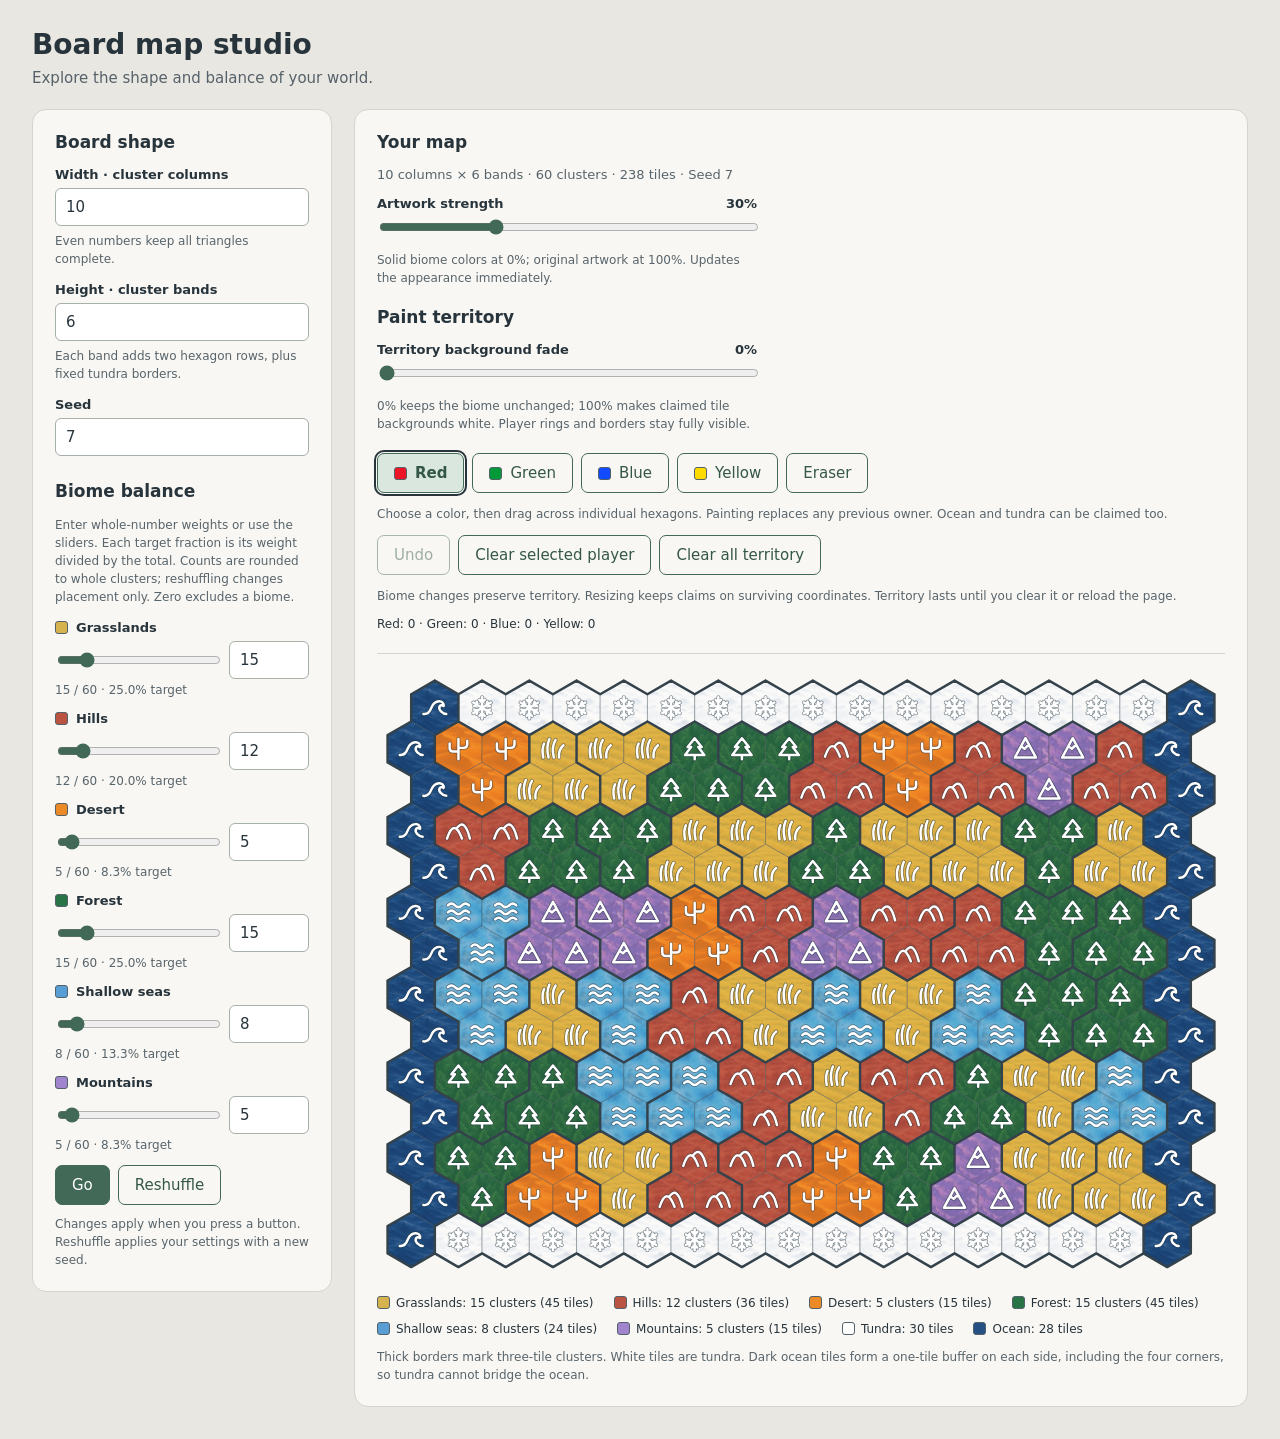
<file: index.html>
<!doctype html>
<html lang="en">
<head>
  <meta charset="utf-8">
  <meta name="viewport" content="width=device-width, initial-scale=1">
  <title>Board map studio</title>
  <link rel="stylesheet" href="styles.css">
  <script src="config.js" defer></script>
  <script src="map.js" defer></script>
</head>
<body>
  <header><h1>Board map studio</h1><p>Explore the shape and balance of your world.</p></header>
  <main>
    <form id="settings">
      <h2>Board shape</h2>
      <label for="columns">Width · cluster columns</label>
      <input id="columns" type="number" min="2" max="40" step="2" required>
      <small>Even numbers keep all triangles complete.</small>
      <label for="bands">Height · cluster bands</label>
      <input id="bands" type="number" min="1" max="24" step="1" required>
      <small>Each band adds two hexagon rows, plus fixed tundra borders.</small>
      <label for="seed">Seed</label>
      <input id="seed" type="number" min="0" max="4294967295" step="1" required>
      <h2>Biome balance</h2>
      <p class="hint">Enter whole-number weights or use the sliders. Each target fraction is its weight divided by the total. Counts are rounded to whole clusters; reshuffling changes placement only. Zero excludes a biome.</p>
      <div id="weights"></div>
      <p id="error" role="alert"></p>
      <div class="buttons"><button type="submit">Go</button><button id="reshuffle" type="button">Reshuffle</button></div>
      <small>Changes apply when you press a button. Reshuffle applies your settings with a new seed.</small>
    </form>
    <section class="preview" aria-label="Map preview">
      <div class="map-heading"><h2>Your map</h2><p id="summary" aria-live="polite"></p></div>
      <div class="artwork-control">
        <label for="artwork-strength">Artwork strength <output id="artwork-value" for="artwork-strength"></output></label>
        <input id="artwork-strength" type="range" min="0" max="100" step="1">
        <p class="hint">Solid biome colors at 0%; original artwork at 100%. Updates the appearance immediately.</p>
      </div>
      <div class="territory-tools" aria-label="Territory painting">
        <h2>Paint territory</h2>
        <div class="artwork-control">
          <label for="territory-fade">Territory background fade <output id="territory-fade-value" for="territory-fade"></output></label>
          <input id="territory-fade" type="range" min="0" max="100" step="1">
          <p class="hint">0% keeps the biome unchanged; 100% makes claimed tile backgrounds white. Player rings and borders stay fully visible.</p>
        </div>
        <div id="player-tools" class="buttons" role="group" aria-label="Player or eraser"></div>
        <p class="hint">Choose a color, then drag across individual hexagons. Painting replaces any previous owner. Ocean and tundra can be claimed too.</p>
        <div class="buttons"><button type="button" id="undo-territory">Undo</button><button type="button" id="clear-player">Clear selected player</button><button type="button" id="clear-territory">Clear all territory</button></div>
        <p class="hint">Biome changes preserve territory. Resizing keeps claims on surviving coordinates. Territory lasts until you clear it or reload the page.</p>
        <p id="territory-status" aria-live="polite"></p>
      </div>
      <div id="map"></div>
      <div id="legend" aria-label="Generated biome counts"></div>
      <p class="note">Thick borders mark three-tile clusters. White tiles are tundra. Dark ocean tiles form a one-tile buffer on each side, including the four corners, so tundra cannot bridge the ocean.</p>
    </section>
  </main>
</body>
</html>
</file>
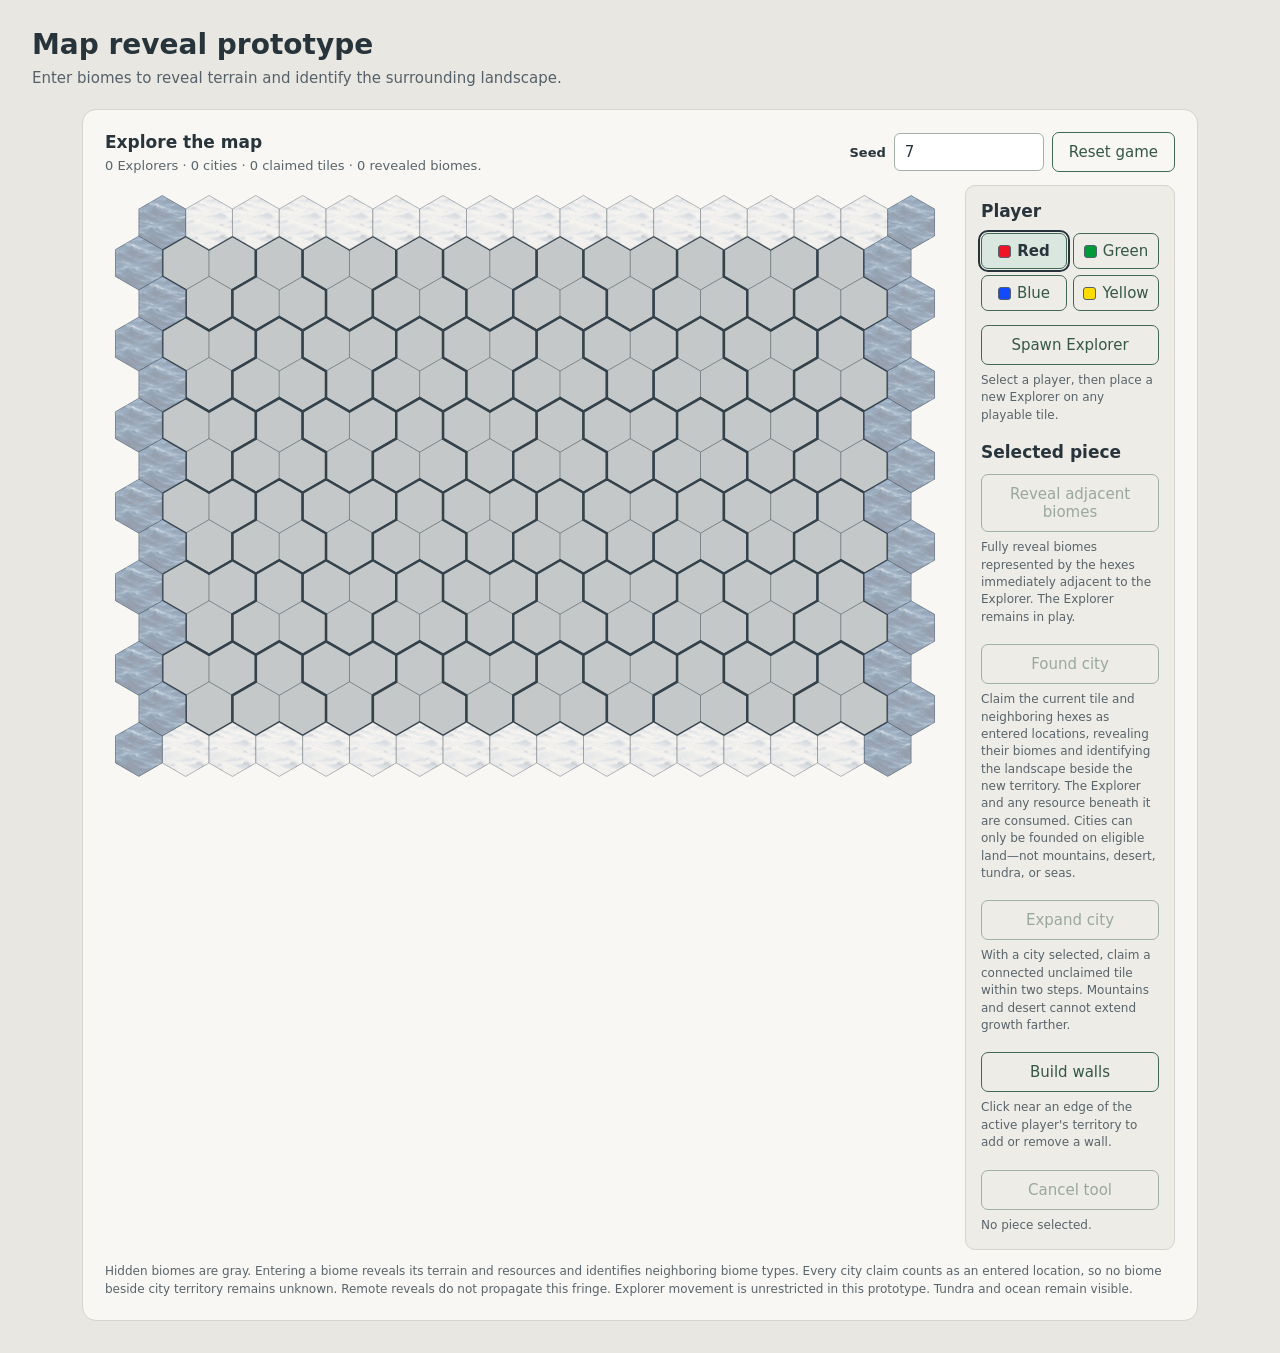
<file: game.html>
<!doctype html>
<html lang="en">
<head>
  <meta charset="utf-8">
  <meta name="viewport" content="width=device-width, initial-scale=1">
  <title>Board game reveal prototype</title>
  <link rel="stylesheet" href="styles.css">
  <link rel="stylesheet" href="game.css">
  <script src="config.js" defer></script>
  <script src="map.js" defer></script>
  <script src="game.js" defer></script>
</head>
<body class="game-page">
  <header>
    <h1>Map reveal prototype</h1>
    <p>Enter biomes to reveal terrain and identify the surrounding landscape.</p>
  </header>
  <main class="game-layout">
    <section class="preview" aria-label="Interactive map reveal prototype">
      <div class="game-toolbar">
        <div>
          <h2>Explore the map</h2>
          <p id="game-status" aria-live="polite">Choose a tile for the player.</p>
        </div>
        <div class="game-controls">
          <label for="game-seed">Seed</label>
          <input id="game-seed" type="number" min="0" max="4294967295" step="1" required>
          <button id="reset-game" type="button">Reset game</button>
        </div>
      </div>
      <div class="game-board-row">
        <div id="game-map"></div>
        <aside class="explorer-actions" aria-label="Explorer actions">
          <h2>Player</h2>
          <div id="game-player-tools" class="player-choice" role="group" aria-label="Active player"></div>
          <button id="spawn-explorer" type="button">Spawn Explorer</button>
          <p>Select a player, then place a new Explorer on any playable tile.</p>
          <h2>Selected piece</h2>
          <button id="reveal-adjacent" type="button" disabled>Reveal adjacent biomes</button>
          <p>Fully reveal biomes represented by the hexes immediately adjacent to the Explorer. The Explorer remains in play.</p>
          <button id="found-city" type="button" disabled>Found city</button>
          <p>Claim the current tile and neighboring hexes as entered locations, revealing their biomes and identifying the landscape beside the new territory. The Explorer and any resource beneath it are consumed. Cities can only be founded on eligible land—not mountains, desert, tundra, or seas.</p>
          <button id="expand-city" type="button" disabled>Expand city</button>
          <p>With a city selected, claim a connected unclaimed tile within two steps. Mountains and desert cannot extend growth farther.</p>
          <button id="build-wall" type="button">Build walls</button>
          <p>Click near an edge of the active player's territory to add or remove a wall.</p>
          <button id="cancel-tool" type="button" disabled>Cancel tool</button>
          <p id="tool-status" aria-live="polite">Select or spawn a piece.</p>
        </aside>
      </div>
      <p class="note">Hidden biomes are gray. Entering a biome reveals its terrain and resources and identifies neighboring biome types. Every city claim counts as an entered location, so no biome beside city territory remains unknown. Remote reveals do not propagate this fringe. Explorer movement is unrestricted in this prototype. Tundra and ocean remain visible.</p>
    </section>
  </main>
</body>
</html>
</file>
<file: styles.css>
* { box-sizing: border-box; }
body { margin: 0; background: #e9e7e1; color: #28343c; font: 15px system-ui, sans-serif; }
header { padding: 28px 32px 14px; }
h1 { margin: 0; font-size: 28px; }
header p { margin: 8px 0; color: #55616a; }
main { display: grid; grid-template-columns: 300px minmax(0, 1fr); gap: 22px; padding: 0 32px 32px; align-items: start; }
form, .preview { background: #f8f7f3; border: 1px solid #d3d5ce; border-radius: 14px; padding: 22px; }
h2 { font-size: 17px; margin: 0 0 15px; }
form h2:not(:first-child) { margin-top: 25px; }
label { display: block; margin: 14px 0 6px; font-weight: 600; font-size: 13px; }
input[type=number] { width: 100%; padding: 9px 10px; border: 1px solid #a7afa9; border-radius: 6px; background: white; color: inherit; font: inherit; }
small, .hint, .note { display: block; font-size: 12px; line-height: 1.5; color: #58646b; }
small { margin-top: 6px; }
.weight-label { display: flex; align-items: center; gap: 8px; }
.weight-label output { margin-left: auto; font-weight: 400; font-variant-numeric: tabular-nums; }
.swatch { display: inline-block; width: 13px; height: 13px; border: 1px solid #53616a; border-radius: 3px; flex-shrink: 0; }
input[type=range] { width: 100%; accent-color: #426958; }
.buttons { display: flex; gap: 8px; margin-bottom: 10px; }
button { border: 1px solid #426958; border-radius: 7px; padding: 10px 16px; font: inherit; cursor: pointer; color: white; background: #426958; }
button[type=button] { background: transparent; color: #345746; }
button:hover { filter: brightness(.92); }
:focus-visible { outline: 3px solid #3689c3; outline-offset: 3px; }
#error { color: #a52626; font-size: 13px; }
.map-heading p { color: #58646b; font-size: 13px; }
#map svg { display: block; width: 100%; max-height: 75vh; min-height: 230px; }
#legend { display: flex; flex-wrap: wrap; gap: 12px 20px; margin-top: 18px; font-size: 12px; }
#legend span { display: inline-flex; gap: 6px; align-items: center; }
.note { margin-bottom: 0; }
@media(max-width: 750px) { main { grid-template-columns: 1fr; padding: 0 16px 20px; } header { padding: 22px 16px 12px; } }

.weight-controls { display: grid; grid-template-columns: minmax(0, 1fr) 80px; gap: 10px; align-items: center; }
#weights output { display: block; margin-top: 4px; font-size: 12px; color: #58646b; font-variant-numeric: tabular-nums; }

.territory-tools { border-bottom: 1px solid #d3d5ce; margin-bottom: 16px; padding-bottom: 10px; }
.territory-tools .buttons { flex-wrap: wrap; }
#player-tools button { display: inline-flex; gap: 8px; align-items: center; }
#player-tools button[aria-pressed=true] { background: #d9e7df; outline: 2px solid #28343c; outline-offset: 1px; font-weight: 700; }
#territory-status { font-size: 12px; font-variant-numeric: tabular-nums; }
button:disabled { opacity: .45; cursor: default; }
#map { touch-action: none; user-select: none; }
#map [data-tile] { cursor: crosshair; }

.artwork-control { max-width: 380px; margin-bottom: 20px; }
.artwork-control label { display: flex; justify-content: space-between; }
</file>
<file: game.css>
.game-layout { display: block; max-width: 1180px; margin: 0 auto; }
.game-toolbar { display: flex; align-items: start; justify-content: space-between; gap: 20px; margin-bottom: 12px; }
.game-toolbar h2 { margin-bottom: 6px; }
.game-toolbar p { margin: 0; color: #58646b; font-size: 13px; }
.game-controls { display: grid; grid-template-columns: auto 150px auto; gap: 8px; align-items: center; }
.game-controls label { margin: 0; }
.game-controls input { min-width: 0; }
.game-board-row { display: grid; grid-template-columns: minmax(0, 1fr) 210px; gap: 20px; align-items: start; }
.explorer-actions { border: 1px solid #d3d5ce; border-radius: 10px; padding: 15px; background: #eeece6; }
.explorer-actions h2 { margin-bottom: 12px; }
.explorer-actions button { width: 100%; }
.explorer-actions p { margin: 7px 0 18px; color: #58646b; font-size: 12px; line-height: 1.45; }
.explorer-actions p:last-child { margin-bottom: 0; }
.player-choice { display: grid; grid-template-columns: 1fr 1fr; gap: 6px; margin-bottom: 14px; }
.player-choice button { display: inline-flex; align-items: center; justify-content: center; gap: 6px; padding: 8px; }
.player-choice button[aria-pressed=true] { background: #d9e7df; color: #28343c; outline: 2px solid #28343c; outline-offset: 1px; font-weight: 700; }
.explorer-actions button.tool-active { background: #d9e7df; color: #28343c; outline: 2px solid #28343c; outline-offset: 1px; }
#game-map { user-select: none; }
#game-map svg { display: block; width: 100%; max-height: 78vh; min-height: 300px; }
#game-map [data-cluster] { cursor: pointer; }
#game-map [data-cluster]:hover { stroke: #f8f7f3; stroke-width: 3; }
#game-map .cluster-hidden { fill: #788287; }
#game-map .art-flatten { fill: #f8f7f3; pointer-events: none; }
#game-map .art-flatten--scenic, #game-map .art-flatten--hidden, #game-map .art-flatten--static { fill-opacity: var(--scenic-flatten, .34); }
#game-map .art-flatten--terrain { fill-opacity: var(--terrain-flatten, .12); }
#game-map .resource-marker { pointer-events: none; }
#game-map .territory-band, #game-map .territory-gridline { pointer-events: none; }
#game-map .player-token, #game-map .city-marker { cursor: pointer; filter: drop-shadow(0 2px 2px rgb(0 0 0 / .45)); }
#game-map .piece-selected > circle:first-child { stroke: #ffffff; stroke-width: 4; }
#game-map .wall { pointer-events: none; stroke-linecap: round; filter: drop-shadow(0 1px 1px rgb(0 0 0 / .45)); }

@media(max-width: 600px) {
  .game-toolbar { align-items: stretch; flex-direction: column; }
  .game-controls { grid-template-columns: auto minmax(0, 1fr); }
  .game-controls button { grid-column: 1 / -1; justify-self: start; }
  .game-board-row { grid-template-columns: 1fr; }
}
</file>
